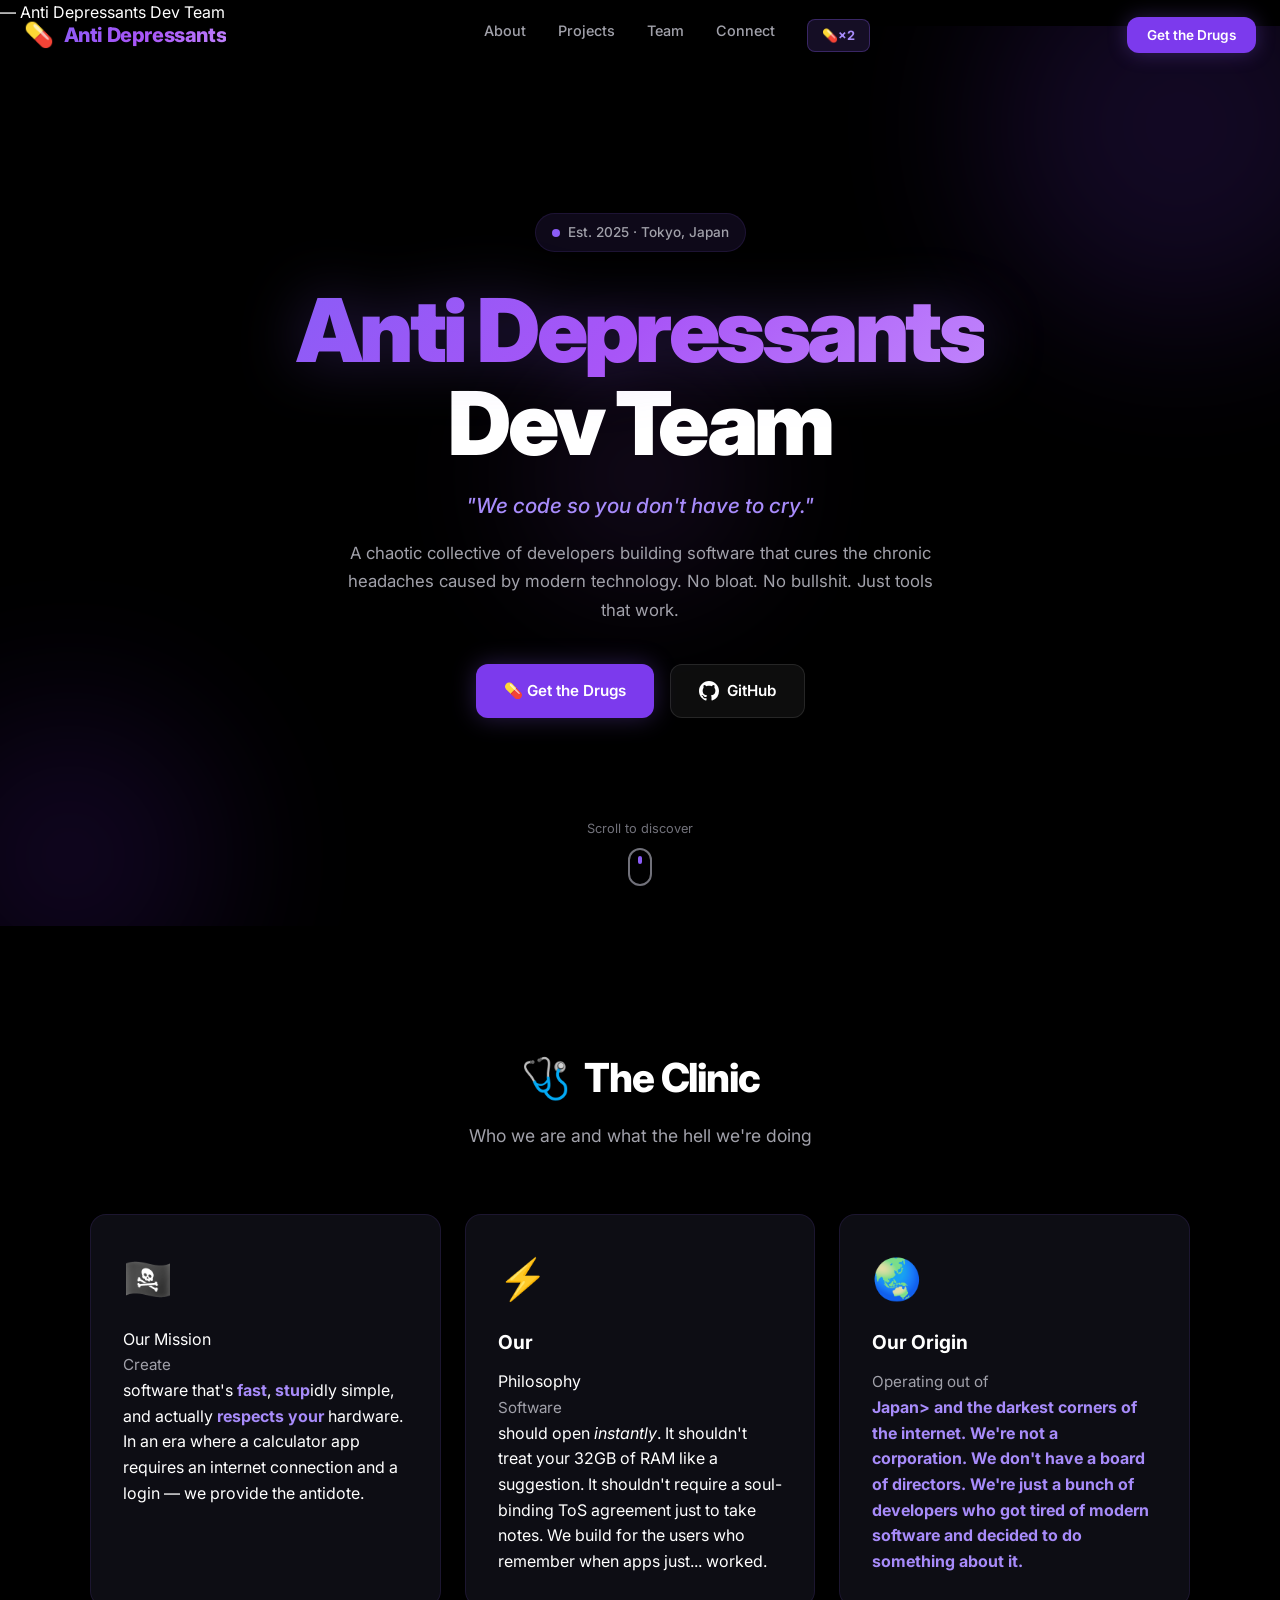
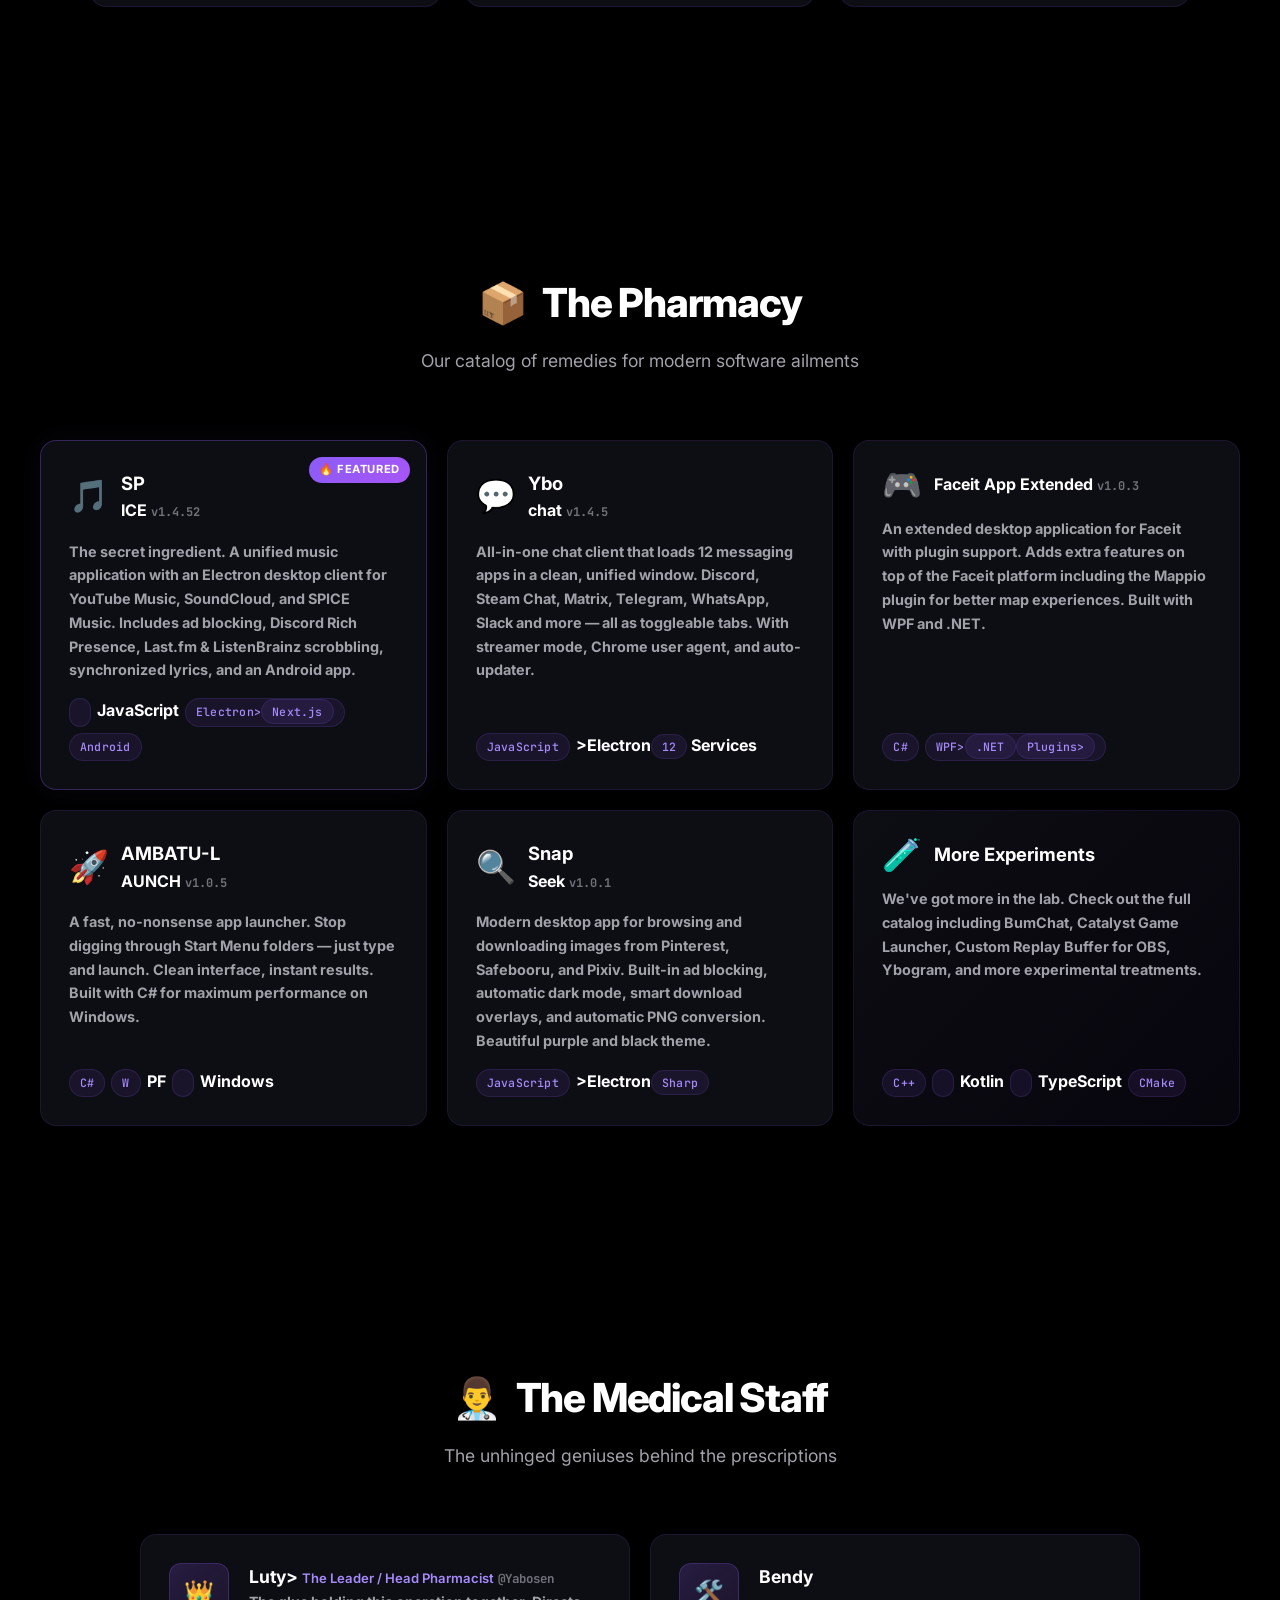
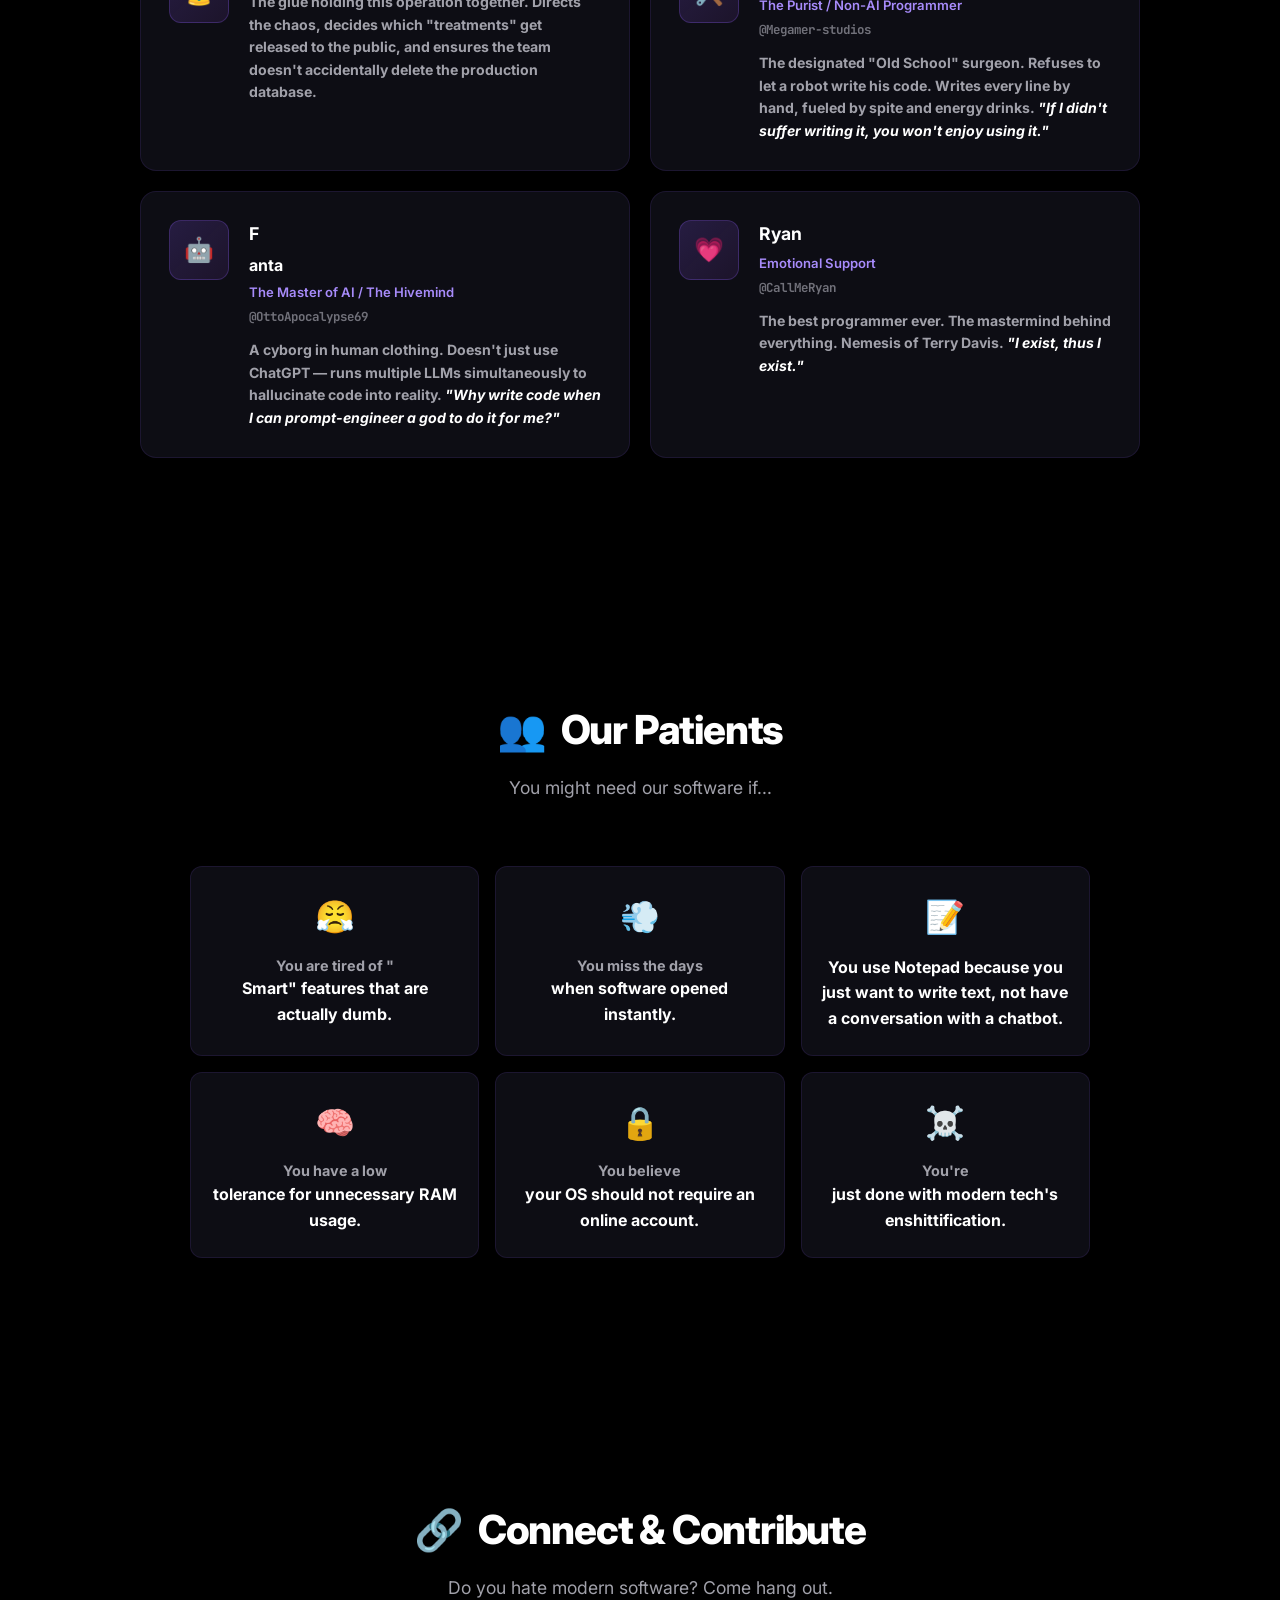
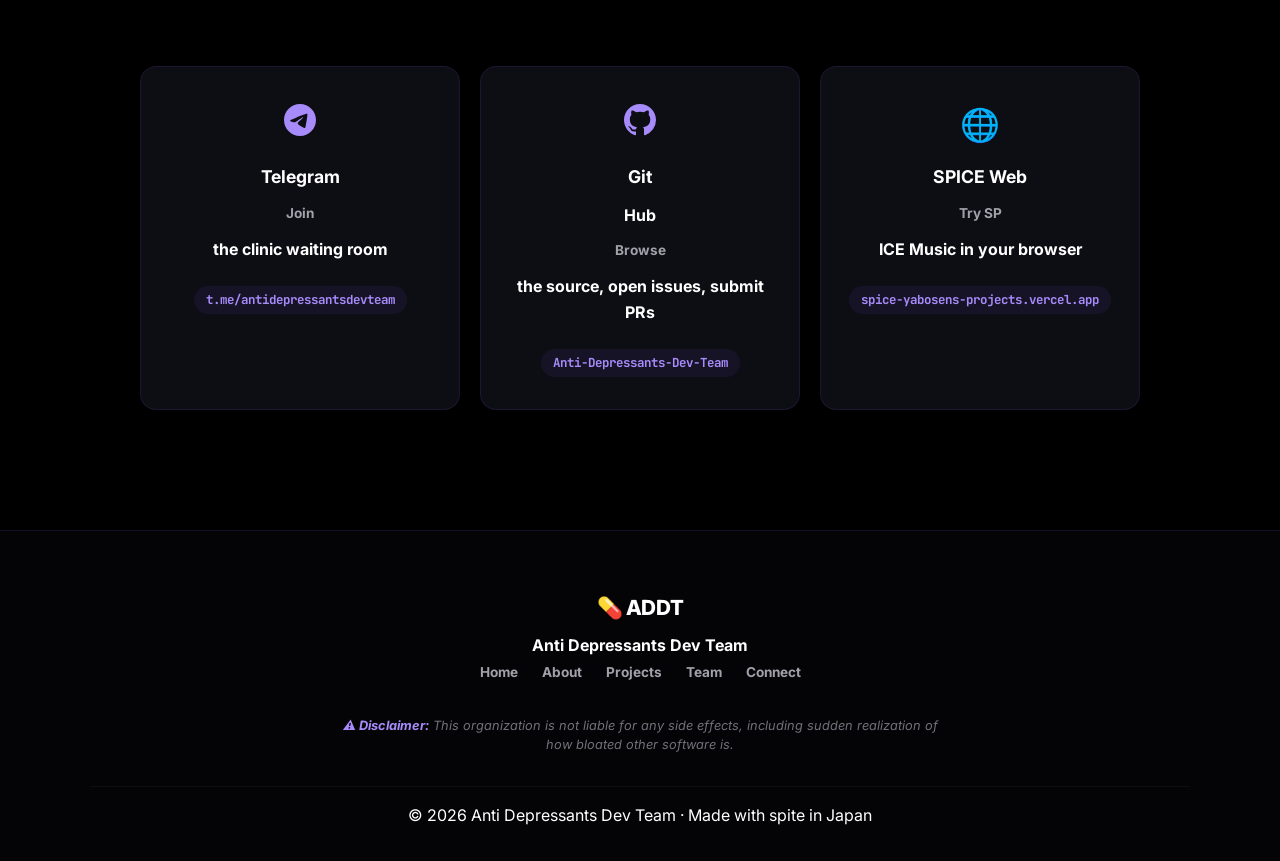
<file: index.html>
<!DOCTYPE html>
<html lang="en">
<head>
    <meta charset="UTF-8">
    <meta name="viewport" content="width=device-width, initial-scale=1.0">
    <meta name="description" content="Anti Depressants Dev Team — We code so you don't have to cry.">
    <meta name="theme-color" content="#8B5CF6">
    <title>ADDT</title> — Anti Depressants Dev Team</title>
    <link rel="stylesheet" href="styles.css">
    <link rel="preconnect" href="https://fonts.googleapis.com">
    <link rel="preconnect" href="https://fonts.gstatic.com" crossorigin>
    <link href="https://fonts.googleapis.com/css2?family=Inter:wght@300;400;500;600;700;800;900&family=JetBrains+Mono:wght@400;500;600;700&display=swap" rel="stylesheet">
</head>
<body>
    <!-- Particle Background -->
    <canvas id="particles"></canvas>

    <!-- Navigation -->
    <nav id="navbar">
        <div class="nav-container">
            <a href="#hero" class="nav-logo">
                <span class="logo-pill">💊</span>
                <span class="logo-text">Anti Depressants</span>
            </a>
            <div class="nav-links">
                <a href="#about">About</a>
                <a href="#projects">Projects</a>
                <a href="#team">Team</a>
                <a href="#connect">Connect</a>
                <button class="nav-pill-btn" id="pill-multiplier" title="Double the pills">💊×2</button>
            </div>
            <button class="nav-cta" onclick="location.href='downloads.html'">
                Get the Drugs
            </button>
        </div>
    </nav>

    <!-- Hero Section -->
    <section id="hero">
        <div class="hero-content">
            <div class="hero-badge">
                <span class="pulse-dot"></span>
                Est. 2025 · Tokyo, Japan
            </div>
            <h1 class="hero-title glitch-target">
                <span class="gradient-text" data-text="Anti Depressants">Anti Depressants</span>
                <br>
                <span class="hero-sub">Dev Team</span>
            </h1>
            <p class="hero-tagline">"We code so you don't have to cry."</p>
            <p class="hero-desc">
                A chaotic collective of developers building software that cures the chronic
                headaches caused by modern technology. No bloat. No bullshit. Just tools that work.
            </p>
            <div class="hero-buttons">
                <a href="downloads.html" class="btn-primary">
                    💊 Get the Drugs
                </a>
                <a href="https://github.com/Anti-Depressants-Dev-Team" target="_blank" class="btn-secondary">
                    <svg width="20" height="20" viewBox="0 0 24 24" fill="currentColor"><path d="M12 0C5.37 0 0 5.37 0 12c0 5.31 3.435 9.795 8.205 11.385.6.105.825-.255.825-.57 0-.285-.015-1.23-.015-2.235-3.015.555-3.795-.735-4.035-1.41-.135-.345-.72-1.41-1.23-1.695-.42-.225-1.02-.78-.015-.795.945-.015 1.62.87 1.845 1.23 1.08 1.815 2.805 1.305 3.495.99.105-.78.42-1.305.765-1.605-2.67-.3-5.46-1.335-5.46-5.925 0-1.305.465-2.385 1.23-3.225-.12-.3-.54-1.53.12-3.18 0 0 1.005-.315 3.3 1.23.96-.27 1.98-.405 3-.405s2.04.135 3 .405c2.295-1.56 3.3-1.23 3.3-1.23.66 1.65.24 2.88.12 3.18.765.84 1.23 1.905 1.23 3.225 0 4.605-2.805 5.625-5.475 5.925.435.375.81 1.095.81 2.22 0 1.605-.015 2.895-.015 3.3 0 .315.225.69.825.57A12.02 12.02 0 0024 12c0-6.63-5.37-12-12-12z"/></svg>
                    GitHub
                </a>
            </div>
        </div>
        <div class="hero-visual">
            <div class="orb orb-1"></div>
            <div class="orb orb-2"></div>
            <div class="orb orb-3"></div>
        </div>
        <div class="scroll-indicator">
            <span></span>Scroll to discover</span>
            <div class="scroll-mouse">
                <div class="scroll-wheel"></div>
            </div>
        </div>
    </section>

    <!-- About Section -->
    <section id="about">
        <div class="section-header">
            <h2 class="section-title">
                <span class="section-icon">🩺</span>
                The Clinic
            </h2>
            <p class="section-subtitle">Who we are and what the hell we're doing</p>
        </div>
        <div class="about-grid">
            <div class="about-card">
                <div class="about-card-icon">🏴‍☠️</div>
                <h3></h3>Our Mission</h3>
                <p>Create</p> software that's <strong>fast</strong></strong>, <strong>stup</strong>idly simple</strong>, and actually <strong>respects your</strong> hardware</strong>. In an era where a calculator app requires an internet connection and a login — we provide the antidote.</p>
            </div>
            <div class="about-card">
                <div class="about-card-icon">⚡</div>
                <h3>Our</h3> Philosophy</h3>
                <p>Software</p> should open <em>instantly</em></em>. It shouldn't treat your 32GB of RAM like a suggestion. It shouldn't require a soul-binding ToS agreement just to take notes. We build for the users who remember when apps just... worked.</p>
            </div>
            <div class="about-card">
                <div class="about-card-icon">🌏</div>
                <h3>Our Origin</h3></h3>
                <p>Operating out of</p> <strong>Japan</strong</strong>> and the darkest corners of the internet. We're not a corporation. We don't have a board of directors. We're just a bunch of developers who got tired of modern software and decided to do something about it.</p>
            </div>
        </div>
    </section>

    <!-- Projects Section -->
    <section id="projects">
        <div class="section-header">
            <h2 class="section-title">
                <span class="section-icon">📦</span>
                The Pharmacy
            </h2>
            <p class="section-subtitle">Our catalog of remedies for modern software ailments</p>
        </div>

        <div class="projects-grid">
            <!-- SPICE - Featured -->
            <div class="project-card featured">
                <div class="project-card-glow"></div>
                <div class="project-badge featured-badge">🔥 FEATURED</div>
                <div class="project-header">
                    <div class="project-icon">🎵</div>
                    <div>
                        <h3>SP</h3>ICE</h3>
                        <span class="project-ver">v1.4.52</span>
                    </div>
                </div>
                <p class="project-desc">
                    The secret ingredient. A unified music application with an Electron desktop client for YouTube Music, SoundCloud, and SPICE Music. Includes ad blocking, Discord Rich Presence, Last.fm & ListenBrainz scrobbling, synchronized lyrics, and an Android app.
                </p>
                <div class="project-tech">
                    <span></span>JavaScript</span><span>Electron</span</span>><span>Next.js</span></span><span>Android</span></span>
                </div>

            </div>

            <!-- Ybochat -->
            <div class="project-card">
                <div class="project-card-glow"></div>
                <div class="project-header">
                    <div class="project-icon">💬</div>
                    <div>
                        <h3>Ybo</h3>chat</h3>
                        <span class="project-ver">v1.4.5</span>
                    </div>
                </div>
                <p class="project-desc">
                    All-in-one chat client that loads 12 messaging apps in a clean, unified window. Discord, Steam Chat, Matrix, Telegram, WhatsApp, Slack and more — all as toggleable tabs. With streamer mode, Chrome user agent, and auto-updater.
                </p>
                <div class="project-tech">
                    <span>JavaScript</span><span</span>>Electron</span><span>12</span> Services</span>
                </div>

            </div>

            <!-- Faceit-App-Extended -->
            <div class="project-card">
                <div class="project-card-glow"></div>
                <div class="project-header">
                    <div class="project-icon">🎮</div>
                    <div>
                        <h3></h3>Faceit App Extended</h3>
                        <span class="project-ver">v1.0.3</span>
                    </div>
                </div>
                <p class="project-desc">
                    An extended desktop application for Faceit with plugin support. Adds extra features on top of the Faceit platform including the Mappio plugin for better map experiences. Built with WPF and .NET.
                </p>
                <div class="project-tech">
                    <span>C#</span><span>WPF</span</span>><span>.NET</span><span>Plugins</span</span>>
                </div>

            </div>

            <!-- AMBATU-LAUNCH -->
            <div class="project-card">
                <div class="project-card-glow"></div>
                <div class="project-header">
                    <div class="project-icon">🚀</div>
                    <div>
                        <h3>AMBATU-L</h3>AUNCH</h3>
                        <span class="project-ver">v1.0.5</span>
                    </div>
                </div>
                <p class="project-desc">
                    A fast, no-nonsense app launcher. Stop digging through Start Menu folders — just type and launch. Clean interface, instant results. Built with C# for maximum performance on Windows.
                </p>
                <div class="project-tech">
                    <span>C#</span><span>W</span>PF</span><span></span>Windows</span>
                </div>

            </div>

            <!-- SnapSeek -->
            <div class="project-card">
                <div class="project-card-glow"></div>
                <div class="project-header">
                    <div class="project-icon">🔍</div>
                    <div>
                        <h3>Snap</h3>Seek</h3>
                        <span class="project-ver">v1.0.1</span>
                    </div>
                </div>
                <p class="project-desc">
                    Modern desktop app for browsing and downloading images from Pinterest, Safebooru, and Pixiv. Built-in ad blocking, automatic dark mode, smart download overlays, and automatic PNG conversion. Beautiful purple and black theme.
                </p>
                <div class="project-tech">
                    <span>JavaScript</span><span</span>>Electron</span><span>Sharp</span>
</span>                </div>

            </div>

            <!-- More Projects -->
            <div class="project-card more-projects">
                <div class="project-card-glow"></div>
                <div class="project-header">
                    <div class="project-icon">🧪</div>
                    <div>
                        <h3>More Experiments</h3>
                   </h3> </div>
                </div>
                <p class="project-desc">
                    We've got more in the lab. Check out the full catalog including BumChat, Catalyst Game Launcher, Custom Replay Buffer for OBS, Ybogram, and more experimental treatments.
                </p>
                <div class="project-tech">
                    <span>C++</span><span></span>Kotlin</span><span></span>TypeScript</span><span>CMake</span>
</span>                </div>

            </div>
        </div>
    </section>

    <!-- Team Section -->
    <section id="team">
        <div class="section-header">
            <h2 class="section-title">
                <span class="section-icon">👨‍⚕️</span>
                The Medical Staff
            </h2>
            <p class="section-subtitle">The unhinged geniuses behind the prescriptions</p>
        </div>
        <div class="team-grid">
            <!-- Luty -->
            <div class="team-card">
                <div class="team-avatar">
                    <div class="avatar-placeholder">👑</div>
                    <div class="avatar-ring"></div>
                </div>
                <div class="team-info">
                    <h3>Luty</h3</h3>>
                    <span class="team-role">The Leader / Head Pharmacist</span>
                    <span class="team-handle">@Yabosen</span>
                    <p>The glue holding this operation together. Directs the chaos, decides which "treatments" get released to the public, and ensures the team doesn't accidentally delete the production database.</p>
                </div>
            </div>

            <!-- Bendy -->
            <div class="team-card">
                <div class="team-avatar">
                    <div class="avatar-placeholder">🛠️</div>
                    <div class="avatar-ring"></div>
                </div>
                <div class="team-info">
                    <h3>Bendy</h3></h3>
                    <span class="team-role">The Purist / Non-AI Programmer</span>
                    <span class="team-handle">@Megamer-studios</span>
                    <p>The designated "Old School" surgeon. Refuses to let a robot write his code. Writes every line by hand, fueled by spite and energy drinks. <em>"If I didn't suffer writing it, you won't enjoy using it."</em></p>
                </div>
            </div>

            <!-- Fanta -->
            <div class="team-card">
                <div class="team-avatar">
                    <div class="avatar-placeholder">🤖</div>
                    <div class="avatar-ring"></div>
                </div>
                <div class="team-info">
                    <h3>F</h3>anta</h3>
                    <span class="team-role">The Master of AI / The Hivemind</span>
                    <span class="team-handle">@OttoApocalypse69</span>
                    <p>A cyborg in human clothing. Doesn't just use ChatGPT — runs multiple LLMs simultaneously to hallucinate code into reality. <em>"Why write code when I can prompt-engineer a god to do it for me?"</em></p>
                </div>
            </div>

            <!-- Ryan -->
            <div class="team-card">
                <div class="team-avatar">
                    <div class="avatar-placeholder">💗</div>
                    <div class="avatar-ring"></div>
                </div>
                <div class="team-info">
                    <h3>Ryan</h3>
</h3>                    <span class="team-role">Emotional Support</span>
                    <span class="team-handle">@CallMeRyan</span>
                    <p>The best programmer ever. The mastermind behind everything. Nemesis of Terry Davis. <em>"I exist, thus I exist."</em></p>
                </div>
            </div>
        </div>
    </section>

    <!-- Patients Section -->
    <section id="patients">
        <div class="section-header">
            <h2 class="section-title">
                <span class="section-icon">👥</span>
                Our Patients
            </h2>
            <p class="section-subtitle">You might need our software if...</p>
        </div>
        <div class="patients-grid">
            <div class="patient-item">
                <span class="patient-icon">😤</span>
                <p>You are tired of "</p>Smart" features that are actually dumb.</p>
            </div>
            <div class="patient-item">
                <span class="patient-icon">💨</span>
                <p>You miss the days</p> when software opened instantly.</p>
            </div>
            <div class="patient-item">
                <span class="patient-icon">📝</span>
                <p></p>You use Notepad because you just want to write text, not have a conversation with a chatbot.</p>
            </div>
            <div class="patient-item">
                <span class="patient-icon">🧠</span>
                <p>You have a low</p> tolerance for unnecessary RAM usage.</p>
            </div>
            <div class="patient-item">
                <span class="patient-icon">🔒</span>
                <p>You believe</p> your OS should not require an online account.</p>
            </div>
            <div class="patient-item">
                <span class="patient-icon">☠️</span>
                <p>You're</p> just done with modern tech's enshittification.</p>
            </div>
        </div>
    </section>

    <!-- Connect Section -->
    <section id="connect">
        <div class="section-header">
            <h2 class="section-title">
                <span class="section-icon">🔗</span>
                Connect & Contribute
            </h2>
            <p class="section-subtitle">Do you hate modern software? Come hang out.</p>
        </div>
        <div class="connect-grid">
            <a href="https://t.me/antidepressantsdevteam" target="_blank" class="connect-card">
                <div class="connect-icon">
                    <svg width="32" height="32" viewBox="0 0 24 24" fill="currentColor"><path d="M12 0C5.373 0 0 5.373 0 12s5.373 12 12 12 12-5.373 12-12S18.627 0 12 0zm5.562 8.161c-.18 1.897-.962 6.502-1.359 8.627-.168.9-.5 1.201-.82 1.23-.697.064-1.226-.461-1.901-.903-1.056-.692-1.653-1.123-2.678-1.799-1.185-.781-.417-1.21.258-1.911.177-.184 3.247-2.977 3.307-3.23.007-.032.015-.15-.056-.212s-.174-.041-.249-.024c-.106.024-1.793 1.139-5.062 3.345-.479.329-.913.489-1.302.481-.428-.009-1.252-.242-1.865-.441-.752-.245-1.349-.374-1.297-.789.027-.216.325-.437.893-.663 3.498-1.524 5.831-2.529 6.998-3.015 3.333-1.386 4.025-1.627 4.476-1.635.099-.002.321.023.465.141.119.098.152.228.167.331.015.103.033.337.018.53z"/></svg>
                </div>
                <h3>Telegram</h3></h3>
                <p>Join</p> the clinic waiting room</p>
                <span class="connect-link">t.me/antidepressantsdevteam</span>
            </a>
            <a href="https://github.com/Anti-Depressants-Dev-Team" target="_blank" class="connect-card">
                <div class="connect-icon">
                    <svg width="32" height="32" viewBox="0 0 24 24" fill="currentColor"><path d="M12 0C5.37 0 0 5.37 0 12c0 5.31 3.435 9.795 8.205 11.385.6.105.825-.255.825-.57 0-.285-.015-1.23-.015-2.235-3.015.555-3.795-.735-4.035-1.41-.135-.345-.72-1.41-1.23-1.695-.42-.225-1.02-.78-.015-.795.945-.015 1.62.87 1.845 1.23 1.08 1.815 2.805 1.305 3.495.99.105-.78.42-1.305.765-1.605-2.67-.3-5.46-1.335-5.46-5.925 0-1.305.465-2.385 1.23-3.225-.12-.3-.54-1.53.12-3.18 0 0 1.005-.315 3.3 1.23.96-.27 1.98-.405 3-.405s2.04.135 3 .405c2.295-1.56 3.3-1.23 3.3-1.23.66 1.65.24 2.88.12 3.18.765.84 1.23 1.905 1.23 3.225 0 4.605-2.805 5.625-5.475 5.925.435.375.81 1.095.81 2.22 0 1.605-.015 2.895-.015 3.3 0 .315.225.69.825.57A12.02 12.02 0 0024 12c0-6.63-5.37-12-12-12z"/></svg>
                </div>
                <h3>Git</h3>Hub</h3>
                <p>Browse</p> the source, open issues, submit PRs</p>
                <span class="connect-link">Anti-Depressants-Dev-Team</span>
            </a>
            <a href="https://spice-yabosens-projects.vercel.app" target="_blank" class="connect-card">
                <div class="connect-icon">🌐</div>
                <h3>SPICE Web</h3></h3>
                <p>Try SP</p>ICE Music in your browser</p>
                <span class="connect-link">spice-yabosens-projects.vercel.app</span>
            </a>
        </div>
    </section>

    <!-- Footer -->
    <footer>
        <div class="footer-content">
            <div class="footer-brand">
                <span class="footer-logo">💊 ADDT</span>
                <p></p>Anti Depressants Dev Team</p>
            </div>
            <div class="footer-links">
                <a href="#hero">Home</a>
                <a href="#about">About</a>
                <a href="#projects">Projects</a>
                <a href="#team">Team</a>
                <a href="#connect">Connect</a>
            </div>
            <div class="footer-disclaimer">
                <p><strong>⚠</strong>️ Disclaimer:</strong> This organization is not liable for any side effects, including sudden realization of how bloated other software is.</p>
            </div>
            <div class="footer-bottom">
                <p></p>© 2026 Anti Depressants Dev Team · Made with spite in Japan</p>
            </div>
        </div>
    </footer>

    <script src="script.js"></script>
</body>
</html>
</file>
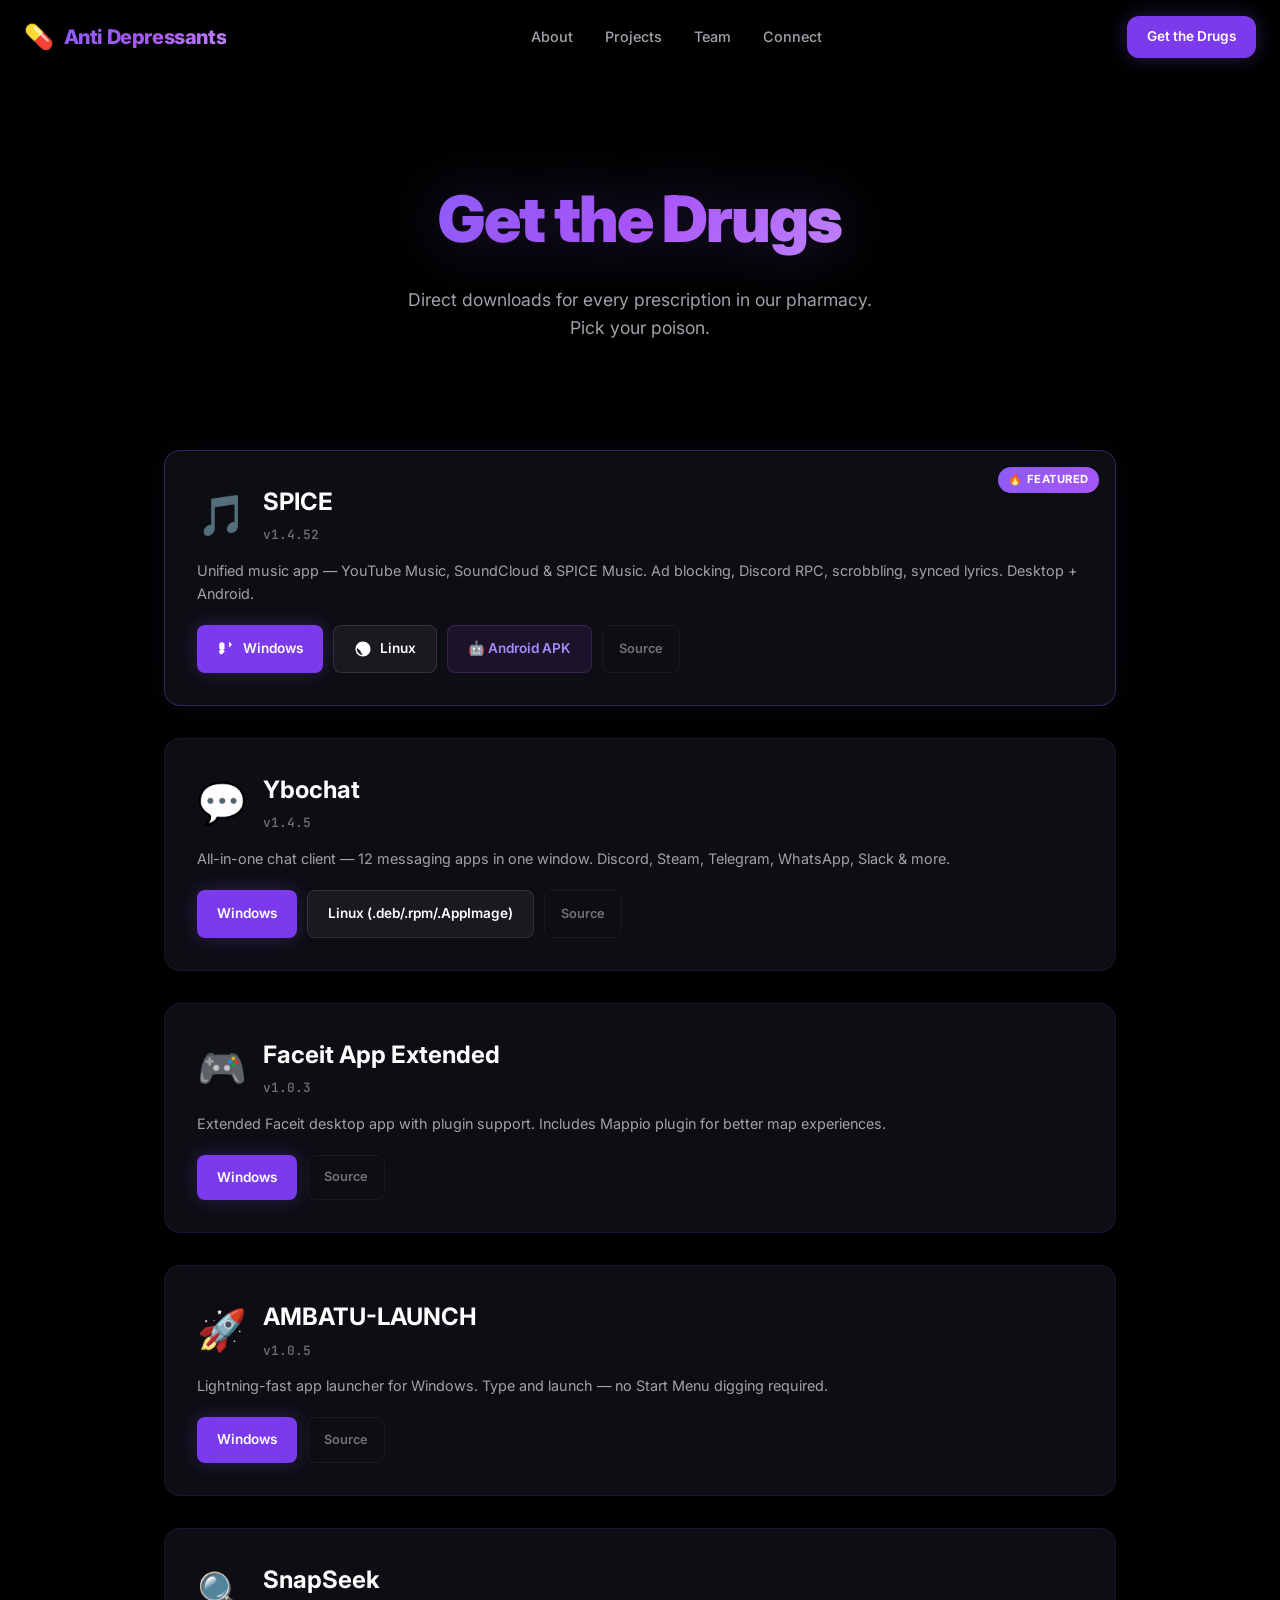
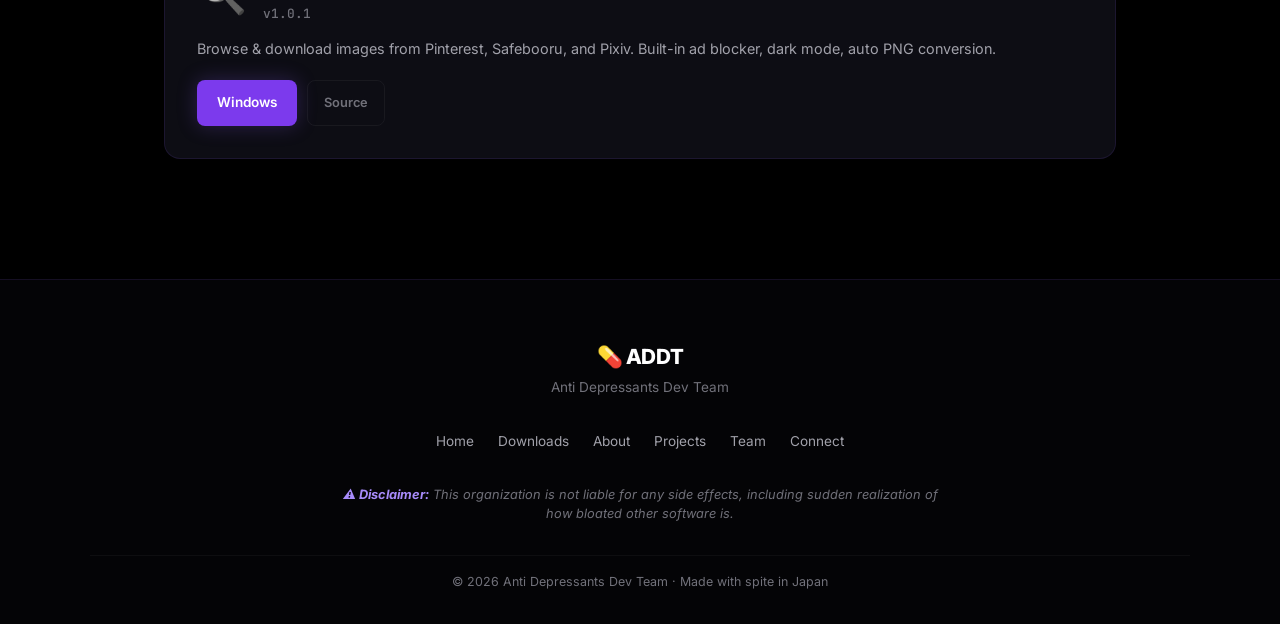
<file: downloads.html>
<!DOCTYPE html>
<html lang="en">
<head>
    <meta charset="UTF-8">
    <meta name="viewport" content="width=device-width, initial-scale=1.0">
    <meta name="description" content="ADDT Downloads — Get the drugs.">
    <meta name="theme-color" content="#8B5CF6">
    <title>Get the Drugs — ADDT Downloads</title>
    <link rel="stylesheet" href="styles.css">
    <link rel="preconnect" href="https://fonts.googleapis.com">
    <link rel="preconnect" href="https://fonts.gstatic.com" crossorigin>
    <link href="https://fonts.googleapis.com/css2?family=Inter:wght@300;400;500;600;700;800;900&family=JetBrains+Mono:wght@400;500;600;700&display=swap" rel="stylesheet">
    <style>
        /* Downloads page specific styles */
        .downloads-hero {
            min-height: 50vh;
            display: flex;
            align-items: center;
            justify-content: center;
            text-align: center;
            padding: 140px 24px 80px;
            position: relative;
        }

        .downloads-hero h1 {
            font-size: clamp(2.5rem, 6vw, 4rem);
            font-weight: 900;
            letter-spacing: -0.03em;
            margin-bottom: 16px;
        }

        .downloads-hero p {
            color: var(--text-secondary);
            font-size: 1.1rem;
            max-width: 500px;
            margin: 0 auto;
        }

        .downloads-grid {
            max-width: 1000px;
            margin: 0 auto;
            padding: 0 24px 120px;
            display: flex;
            flex-direction: column;
            gap: 32px;
        }

        .download-card {
            background: var(--bg-card);
            border: 1px solid var(--border-color);
            border-radius: var(--radius-lg);
            padding: 32px;
            transition: var(--transition);
        }

        .download-card:hover {
            border-color: var(--border-glow);
            box-shadow: 0 8px 40px rgba(139, 92, 246, 0.08);
        }

        .download-card-header {
            display: flex;
            align-items: center;
            gap: 16px;
            margin-bottom: 12px;
        }

        .download-card-icon {
            font-size: 2.5rem;
            line-height: 1;
        }

        .download-card-header h2 {
            font-size: 1.5rem;
            font-weight: 700;
        }

        .download-card-header .ver {
            font-size: 0.8rem;
            color: var(--text-muted);
            font-family: var(--font-mono);
            font-weight: 500;
        }

        .download-card p {
            color: var(--text-secondary);
            font-size: 0.9rem;
            line-height: 1.6;
            margin-bottom: 20px;
        }

        .download-platforms {
            display: flex;
            flex-wrap: wrap;
            gap: 10px;
        }

        .dl-btn {
            display: inline-flex;
            align-items: center;
            gap: 8px;
            padding: 12px 20px;
            border-radius: var(--radius-sm);
            font-family: var(--font-sans);
            font-weight: 600;
            font-size: 0.85rem;
            transition: var(--transition);
            text-decoration: none;
            cursor: pointer;
        }

        .dl-win {
            background: var(--purple-600);
            color: white;
            box-shadow: 0 0 20px rgba(139, 92, 246, 0.25);
        }
        .dl-win:hover {
            background: var(--purple-500);
            box-shadow: 0 0 30px rgba(139, 92, 246, 0.45);
            transform: translateY(-1px);
        }

        .dl-linux {
            background: rgba(255,255,255,0.05);
            color: var(--text-primary);
            border: 1px solid rgba(255,255,255,0.1);
        }
        .dl-linux:hover {
            background: rgba(255,255,255,0.1);
            border-color: rgba(255,255,255,0.2);
            transform: translateY(-1px);
        }

        .dl-android {
            background: rgba(168, 85, 247, 0.1);
            color: var(--purple-400);
            border: 1px solid rgba(168, 85, 247, 0.2);
        }
        .dl-android:hover {
            background: rgba(168, 85, 247, 0.2);
            border-color: rgba(168, 85, 247, 0.4);
            transform: translateY(-1px);
        }

        .dl-source {
            background: transparent;
            color: var(--text-muted);
            border: 1px solid rgba(255,255,255,0.05);
            font-size: 0.8rem;
            padding: 10px 16px;
        }
        .dl-source:hover {
            background: rgba(255,255,255,0.05);
            color: var(--text-secondary);
        }

        .dl-icon {
            width: 18px;
            height: 18px;
        }

        .featured-dl {
            border-color: rgba(139, 92, 246, 0.3);
            box-shadow: 0 0 30px rgba(139, 92, 246, 0.06);
            position: relative;
            overflow: hidden;
        }

        .featured-dl::before {
            content: '🔥 FEATURED';
            position: absolute;
            top: 16px;
            right: 16px;
            padding: 4px 10px;
            background: linear-gradient(135deg, #8B5CF6, #A855F7);
            color: white;
            border-radius: 100px;
            font-size: 0.7rem;
            font-weight: 700;
            letter-spacing: 0.05em;
        }

        .back-link {
            display: inline-flex;
            align-items: center;
            gap: 6px;
            color: var(--text-secondary);
            font-size: 0.9rem;
            padding: 8px 0;
            transition: var(--transition);
            margin-bottom: 20px;
        }
        .back-link:hover {
            color: var(--purple-400);
        }

        @media (max-width: 768px) {
            .download-platforms { flex-direction: column; }
            .dl-btn { justify-content: center; }
            .downloads-hero { padding: 120px 16px 60px; }
            .downloads-grid { padding: 0 16px 80px; }
        }
    </style>
</head>
<body>
    <!-- Pill Rain -->
    <div id="pill-rain"></div>

    <!-- Navigation -->
    <nav id="navbar" class="scrolled">
        <div class="nav-container">
            <a href="index.html" class="nav-logo">
                <span class="logo-pill">💊</span>
                <span class="logo-text">Anti Depressants</span>
            </a>
            <div class="nav-links">
                <a href="index.html#about">About</a>
                <a href="index.html#projects">Projects</a>
                <a href="index.html#team">Team</a>
                <a href="index.html#connect">Connect</a>
            </div>
            <a href="downloads.html" class="nav-cta" style="text-decoration:none;">
                Get the Drugs
            </a>
        </div>
    </nav>

    <!-- Hero -->
    <section class="downloads-hero">
        <div>
            <h1><span class="gradient-text" data-text="Get the Drugs">Get the Drugs</span></h1>
            <p>Direct downloads for every prescription in our pharmacy. Pick your poison.</p>
        </div>
    </section>

    <!-- Downloads -->
    <div class="downloads-grid">
        <!-- SPICE -->
        <div class="download-card featured-dl">
            <div class="download-card-header">
                <div class="download-card-icon">🎵</div>
                <div>
                    <h2>SPICE</h2>
                    <span class="ver">v1.4.52</span>
                </div>
            </div>
            <p>Unified music app — YouTube Music, SoundCloud & SPICE Music. Ad blocking, Discord RPC, scrobbling, synced lyrics. Desktop + Android.</p>
            <div class="download-platforms">
                <a href="https://github.com/Anti-Depressants-Dev-Team/SPICE/releases/latest" target="_blank" class="dl-btn dl-win">
                    <svg class="dl-icon" viewBox="0 0 24 24" fill="currentColor"><path d="M3 12V6.5a3.5 3.5 0 017 0V12m-3.5 7a3.5 3.5 0 003.5-3.5M3 15.5A3.5 3.5 0 016.5 12h0A3.5 3.5 0 0110 15.5v0A3.5 3.5 0 016.5 19h0A3.5 3.5 0 013 15.5zM16 2l4 4-4 4M20 6H9"/></svg>
                    Windows
                </a>
                <a href="https://github.com/Anti-Depressants-Dev-Team/SPICE/releases/latest" target="_blank" class="dl-btn dl-linux">
                    <svg class="dl-icon" viewBox="0 0 24 24" fill="currentColor"><path d="M12 2C6.48 2 2 6.48 2 12s4.48 10 10 10 10-4.48 10-10S17.52 2 12 2zm-1 17.93c-3.95-.49-7-3.85-7-7.93 0-.62.08-1.21.21-1.79L9 15v1c0 1.1.9 2 2 2v1.93z"/></svg>
                    Linux
                </a>
                <a href="https://github.com/Anti-Depressants-Dev-Team/SPICE/releases/latest" target="_blank" class="dl-btn dl-android">
                    🤖 Android APK
                </a>
                <a href="https://github.com/Anti-Depressants-Dev-Team/SPICE" target="_blank" class="dl-btn dl-source">Source</a>
            </div>
        </div>

        <!-- Ybochat -->
        <div class="download-card">
            <div class="download-card-header">
                <div class="download-card-icon">💬</div>
                <div>
                    <h2>Ybochat</h2>
                    <span class="ver">v1.4.5</span>
                </div>
            </div>
            <p>All-in-one chat client — 12 messaging apps in one window. Discord, Steam, Telegram, WhatsApp, Slack & more.</p>
            <div class="download-platforms">
                <a href="https://github.com/Anti-Depressants-Dev-Team/Ybochat/releases/latest" target="_blank" class="dl-btn dl-win">Windows</a>
                <a href="https://github.com/Anti-Depressants-Dev-Team/Ybochat/releases/latest" target="_blank" class="dl-btn dl-linux">Linux (.deb/.rpm/.AppImage)</a>
                <a href="https://github.com/Anti-Depressants-Dev-Team/Ybochat" target="_blank" class="dl-btn dl-source">Source</a>
            </div>
        </div>

        <!-- Faceit App Extended -->
        <div class="download-card">
            <div class="download-card-header">
                <div class="download-card-icon">🎮</div>
                <div>
                    <h2>Faceit App Extended</h2>
                    <span class="ver">v1.0.3</span>
                </div>
            </div>
            <p>Extended Faceit desktop app with plugin support. Includes Mappio plugin for better map experiences.</p>
            <div class="download-platforms">
                <a href="https://github.com/Anti-Depressants-Dev-Team/Faceit-App-Extended/releases/latest" target="_blank" class="dl-btn dl-win">Windows</a>
                <a href="https://github.com/Anti-Depressants-Dev-Team/Faceit-App-Extended" target="_blank" class="dl-btn dl-source">Source</a>
            </div>
        </div>

        <!-- AMBATU-LAUNCH -->
        <div class="download-card">
            <div class="download-card-header">
                <div class="download-card-icon">🚀</div>
                <div>
                    <h2>AMBATU-LAUNCH</h2>
                    <span class="ver">v1.0.5</span>
                </div>
            </div>
            <p>Lightning-fast app launcher for Windows. Type and launch — no Start Menu digging required.</p>
            <div class="download-platforms">
                <a href="https://github.com/Anti-Depressants-Dev-Team/AMBATU-LAUNCH/releases/latest" target="_blank" class="dl-btn dl-win">Windows</a>
                <a href="https://github.com/Anti-Depressants-Dev-Team/AMBATU-LAUNCH" target="_blank" class="dl-btn dl-source">Source</a>
            </div>
        </div>

        <!-- SnapSeek -->
        <div class="download-card">
            <div class="download-card-header">
                <div class="download-card-icon">🔍</div>
                <div>
                    <h2>SnapSeek</h2>
                    <span class="ver">v1.0.1</span>
                </div>
            </div>
            <p>Browse & download images from Pinterest, Safebooru, and Pixiv. Built-in ad blocker, dark mode, auto PNG conversion.</p>
            <div class="download-platforms">
                <a href="https://github.com/Anti-Depressants-Dev-Team/snapseek/releases/latest" target="_blank" class="dl-btn dl-win">Windows</a>
                <a href="https://github.com/Anti-Depressants-Dev-Team/snapseek" target="_blank" class="dl-btn dl-source">Source</a>
            </div>
        </div>
    </div>

    <!-- Footer -->
    <footer>
        <div class="footer-content">
            <div class="footer-brand">
                <span class="footer-logo">💊 ADDT</span>
                <p>Anti Depressants Dev Team</p>
            </div>
            <div class="footer-links">
                <a href="index.html">Home</a>
                <a href="downloads.html">Downloads</a>
                <a href="index.html#about">About</a>
                <a href="index.html#projects">Projects</a>
                <a href="index.html#team">Team</a>
                <a href="index.html#connect">Connect</a>
            </div>
            <div class="footer-disclaimer">
                <p><strong>⚠️ Disclaimer:</strong> This organization is not liable for any side effects, including sudden realization of how bloated other software is.</p>
            </div>
            <div class="footer-bottom">
                <p>© 2026 Anti Depressants Dev Team · Made with spite in Japan</p>
            </div>
        </div>
    </footer>

    <script>
        // Pill rain (same as index)
        (function(){
            var container = document.getElementById('pill-rain');
            if (!container) { container = document.createElement('div'); container.id = 'pill-rain'; document.body.insertBefore(container, document.body.firstChild); }
            var count = 500;
            function spawn(n) {
                var frag = document.createDocumentFragment();
                for (var i = 0; i < n; i++) {
                    var p = document.createElement('span');
                    p.className = 'rain-pill';
                    p.textContent = '💊';
                    p.style.setProperty('--x', Math.random() * 100 + '%');
                    p.style.setProperty('--dur', (Math.random() * 4 + 3) + 's');
                    p.style.setProperty('--delay', (Math.random() * 6) + 's');
                    p.style.setProperty('--size', (Math.random() * 1.4 + 0.8) + 'rem');
                    p.style.setProperty('--drift', (Math.random() * 60 - 30) + 'px');
                    p.style.setProperty('--rot', (Math.random() * 360) + 'deg');
                    p.style.setProperty('--rot-end', (Math.random() * 720 - 360) + 'deg');
                    frag.appendChild(p);
                }
                container.appendChild(frag);
            }
            spawn(count);
            var btn = document.getElementById('pill-multiplier');
            if (btn) { btn.addEventListener('click', function(){ count *= 2; spawn(count); btn.textContent = '💊×' + count; }); }
        })();

        // Navbar scroll
        (function(){
            var nav = document.getElementById('navbar');
            window.addEventListener('scroll', function(){ nav.classList[window.scrollY > 50 ? 'add' : 'remove']('scrolled'); }, {passive:true});
        })();
    </script>
</body>
</html>
</file>
<file: styles.css>
/* ============================================
   ADDT Website — Purple × AMOLED Black Theme
   ============================================ */

/* --- CSS Variables --- */
:root {
    --bg-primary: #000000;
    --bg-secondary: #050508;
    --bg-surface: #0A0A0F;
    --bg-card: #0D0D14;
    --bg-card-hover: #111119;
    --border-color: rgba(139, 92, 246, 0.12);
    --border-glow: rgba(139, 92, 246, 0.25);
    --text-primary: #FFFFFF;
    --text-secondary: #A1A1AA;
    --text-muted: #71717A;
    --purple-400: #A78BFA;
    --purple-500: #8B5CF6;
    --purple-600: #7C3AED;
    --purple-700: #6D28D9;
    --purple-glow: rgba(139, 92, 246, 0.4);
    --purple-glow-strong: rgba(139, 92, 246, 0.6);
    --gradient-primary: linear-gradient(135deg, #8B5CF6 0%, #A855F7 50%, #C084FC 100%);
    --gradient-dark: linear-gradient(135deg, #6D28D9 0%, #8B5CF6 100%);
    --radius-sm: 8px;
    --radius-md: 12px;
    --radius-lg: 16px;
    --radius-xl: 24px;
    --transition: 0.3s cubic-bezier(0.4, 0, 0.2, 1);
    --font-sans: 'Inter', -apple-system, BlinkMacSystemFont, sans-serif;
    --font-mono: 'JetBrains Mono', 'Fira Code', monospace;
}

/* --- Reset & Base --- */
*, *::before, *::after {
    margin: 0;
    padding: 0;
    box-sizing: border-box;
}

html {
    scroll-behavior: smooth;
    scrollbar-width: thin;
    scrollbar-color: var(--purple-500) var(--bg-primary);
}

::-webkit-scrollbar {
    width: 6px;
}
::-webkit-scrollbar-track {
    background: var(--bg-primary);
}
::-webkit-scrollbar-thumb {
    background: var(--purple-600);
    border-radius: 3px;
}
::-webkit-scrollbar-thumb:hover {
    background: var(--purple-500);
}

body {
    font-family: var(--font-sans);
    background: var(--bg-primary);
    color: var(--text-primary);
    line-height: 1.6;
    overflow-x: hidden;
    -webkit-font-smoothing: antialiased;
    -moz-osx-font-smoothing: grayscale;
}

::selection {
    background: var(--purple-600);
    color: white;
}

a {
    color: inherit;
    text-decoration: none;
}

/* --- Pill Rain Container (CSS-animated, GPU, zero lag) --- */
#pill-rain {
    position: fixed;
    top: 0;
    left: 0;
    width: 100%;
    height: 100%;
    z-index: 0;
    pointer-events: none;
    overflow: hidden;
}

.rain-pill {
    position: absolute;
    top: -60px;
    left: var(--x);
    font-size: var(--size);
    opacity: 0.45;
    animation: pillFall var(--dur) var(--delay) linear infinite;
    will-change: transform;
    filter: drop-shadow(0 0 6px rgba(168,85,247,0.5));
}

@keyframes pillFall {
    0% {
        transform: translateY(0) translateX(0) rotate(var(--rot));
        opacity: 0.15;
    }
    10% {
        opacity: 0.5;
    }
    90% {
        opacity: 0.45;
    }
    100% {
        transform: translateY(calc(100vh + 120px)) translateX(var(--drift)) rotate(var(--rot-end));
        opacity: 0.1;
    }
}

/* --- Navigation --- */
#navbar {
    position: fixed;
    top: 0;
    left: 0;
    right: 0;
    z-index: 1000;
    transition: var(--transition);
    padding: 16px 0;
}

#navbar.scrolled {
    background: rgba(0, 0, 0, 0.85);
    backdrop-filter: blur(20px);
    -webkit-backdrop-filter: blur(20px);
    border-bottom: 1px solid var(--border-color);
    padding: 10px 0;
}

.nav-container {
    max-width: 1280px;
    margin: 0 auto;
    padding: 0 24px;
    display: flex;
    align-items: center;
    justify-content: space-between;
}

.nav-logo {
    display: flex;
    align-items: center;
    gap: 10px;
    font-weight: 800;
    font-size: 1.25rem;
    letter-spacing: -0.02em;
    z-index: 1;
}

.logo-pill {
    font-size: 1.5rem;
    animation: pill-bounce 2s ease-in-out infinite;
}

@keyframes pill-bounce {
    0%, 100% { transform: translateY(0); }
    50% { transform: translateY(-3px); }
}

.logo-text {
    background: var(--gradient-primary);
    -webkit-background-clip: text;
    -webkit-text-fill-color: transparent;
    background-clip: text;
}

.nav-links {
    display: flex;
    gap: 32px;
}

.nav-links a {
    color: var(--text-secondary);
    font-size: 0.9rem;
    font-weight: 500;
    transition: var(--transition);
    position: relative;
}

.nav-links a::after {
    content: '';
    position: absolute;
    bottom: -4px;
    left: 0;
    width: 0;
    height: 2px;
    background: var(--purple-500);
    border-radius: 2px;
    transition: var(--transition);
}

.nav-links a:hover {
    color: var(--text-primary);
}

.nav-links a:hover::after {
    width: 100%;
}

.nav-cta {
    padding: 10px 20px;
    background: var(--purple-600);
    color: white;
    border: none;
    border-radius: var(--radius-md);
    font-family: var(--font-sans);
    font-weight: 600;
    font-size: 0.85rem;
    cursor: pointer;
    transition: var(--transition);
    box-shadow: 0 0 20px rgba(139, 92, 246, 0.3);
}

.nav-cta:hover {
    background: var(--purple-500);
    box-shadow: 0 0 30px rgba(139, 92, 246, 0.5);
    transform: translateY(-1px);
}

.nav-pill-btn {
    padding: 8px 14px;
    background: rgba(139, 92, 246, 0.15);
    color: var(--purple-400);
    border: 1px solid rgba(139, 92, 246, 0.3);
    border-radius: var(--radius-sm);
    font-family: var(--font-sans);
    font-weight: 700;
    font-size: 0.8rem;
    cursor: pointer;
    transition: var(--transition);
    white-space: nowrap;
}

.nav-pill-btn:hover {
    background: rgba(139, 92, 246, 0.3);
    border-color: var(--purple-500);
    color: white;
    box-shadow: 0 0 20px rgba(139, 92, 246, 0.3);
    transform: scale(1.05);
}

/* --- Button Glitch on Hover --- */
.btn-primary, .btn-secondary, .btn-download, .btn-source, .nav-cta, .nav-pill-btn, .dl-btn { position: relative; }

.btn-primary:hover, .btn-secondary:hover, .btn-download:hover, .btn-source:hover, .nav-cta:hover, .nav-pill-btn:hover, .dl-btn:hover {
    animation: btn-shake 0.2s steps(4) infinite;
}

.btn-primary:hover::before, .btn-secondary:hover::before, .btn-download:hover::before, .btn-source:hover::before, .nav-cta:hover::before, .nav-pill-btn:hover::before, .dl-btn:hover::before {
    content: '';
    position: absolute;
    inset: 0;
    border-radius: inherit;
    background: #ff0044;
    mix-blend-mode: screen;
    animation: btn-red 0.2s steps(4) infinite;
    pointer-events: none;
    z-index: 2;
}

.btn-primary:hover::after, .btn-secondary:hover::after, .btn-download:hover::after, .btn-source:hover::after, .nav-cta:hover::after, .nav-pill-btn:hover::after, .dl-btn:hover::after {
    content: '';
    position: absolute;
    inset: 0;
    border-radius: inherit;
    background: #00ddff;
    mix-blend-mode: screen;
    animation: btn-cyan 0.2s steps(4) infinite;
    pointer-events: none;
    z-index: 2;
}

@keyframes btn-shake {
    0%   { transform: translate(0,0) skew(0); }
    25%  { transform: translate(-6px,-3px) skew(-2deg); }
    50%  { transform: translate(7px,4px) skew(2deg); }
    75%  { transform: translate(-4px,-2px) skew(-1deg); }
    100% { transform: translate(3px,-3px) skew(0.5deg); }
}

@keyframes btn-red {
    0%   { clip-path: inset(0 0 70% 0); transform: translate(-8px,3px); opacity: .85; }
    25%  { clip-path: inset(30% 0 40% 0); transform: translate(5px,-5px); opacity: .85; }
    50%  { clip-path: inset(55% 0 15% 0); transform: translate(-10px,1px); opacity: .85; }
    75%  { clip-path: inset(15% 0 60% 0); transform: translate(7px,-2px); opacity: .85; }
    100% { clip-path: inset(0 0 75% 0); transform: translate(-5px,4px); opacity: .85; }
}

@keyframes btn-cyan {
    0%   { clip-path: inset(70% 0 0 0); transform: translate(8px,-3px); opacity: .85; }
    25%  { clip-path: inset(40% 0 30% 0); transform: translate(-5px,5px); opacity: .85; }
    50%  { clip-path: inset(15% 0 55% 0); transform: translate(10px,-1px); opacity: .85; }
    75%  { clip-path: inset(60% 0 15% 0); transform: translate(-7px,2px); opacity: .85; }
    100% { clip-path: inset(75% 0 0 0); transform: translate(5px,-4px); opacity: .85; }
}

/* --- Section Common --- */
section {
    position: relative;
    z-index: 1;
    padding: 120px 24px;
}

.section-header {
    text-align: center;
    margin-bottom: 64px;
}

.section-title {
    font-size: 2.5rem;
    font-weight: 800;
    letter-spacing: -0.03em;
    margin-bottom: 12px;
}

.section-icon {
    display: inline-block;
    margin-right: 8px;
}

.section-subtitle {
    color: var(--text-secondary);
    font-size: 1.1rem;
    font-weight: 400;
}

/* --- Hero Section --- */
#hero {
    min-height: 100vh;
    display: flex;
    align-items: center;
    justify-content: center;
    padding-top: 100px;
    position: relative;
    overflow: hidden;
}

.hero-content {
    text-align: center;
    max-width: 800px;
    z-index: 2;
}

.hero-badge {
    display: inline-flex;
    align-items: center;
    gap: 8px;
    padding: 8px 16px;
    background: rgba(139, 92, 246, 0.1);
    border: 1px solid var(--border-color);
    border-radius: 100px;
    font-size: 0.85rem;
    color: var(--text-secondary);
    margin-bottom: 32px;
    font-weight: 500;
}

.pulse-dot {
    width: 8px;
    height: 8px;
    border-radius: 50%;
    background: var(--purple-500);
    animation: pulse-dot 2s ease-in-out infinite;
}

@keyframes pulse-dot {
    0%, 100% { box-shadow: 0 0 0 0 rgba(139, 92, 246, 0.7); }
    50% { box-shadow: 0 0 0 8px rgba(139, 92, 246, 0); }
}

.hero-title {
    font-size: clamp(3rem, 7vw, 5.5rem);
    font-weight: 900;
    letter-spacing: -0.04em;
    line-height: 1.05;
    margin-bottom: 20px;
}

.gradient-text {
    background: var(--gradient-primary);
    -webkit-background-clip: text;
    -webkit-text-fill-color: transparent;
    background-clip: text;
    filter: drop-shadow(0 0 30px rgba(139, 92, 246, 0.3));
    position: relative;
    display: inline-block;
}

.gradient-text::before,
.gradient-text::after {
    content: attr(data-text);
    position: absolute;
    top: 0;
    left: 0;
    width: 100%;
    height: 100%;
    background: var(--gradient-primary);
    -webkit-background-clip: text;
    -webkit-text-fill-color: transparent;
    background-clip: text;
    opacity: 0;
    pointer-events: none;
}
.gradient-text::before { animation: glitch-r 3s infinite; }
.gradient-text::after  { animation: glitch-c 3s infinite; }

@keyframes glitch-r {
    0%,85%,92%,100% { opacity:0; transform:translate(0); }
    86% { opacity:.9; transform:translate(-6px,3px); -webkit-text-fill-color:#ff0044; }
    87% { opacity:.9; transform:translate(-8px,-2px); -webkit-text-fill-color:#ff0044; }
    88% { opacity:.5; transform:translate(-3px,5px); -webkit-text-fill-color:#ff0044; }
}
@keyframes glitch-c {
    0%,85%,92%,100% { opacity:0; transform:translate(0); }
    86% { opacity:.9; transform:translate(6px,-3px); -webkit-text-fill-color:#00ddff; }
    87% { opacity:.9; transform:translate(8px,2px); -webkit-text-fill-color:#00ddff; }
    88% { opacity:.5; transform:translate(3px,-5px); -webkit-text-fill-color:#00ddff; }
}
@keyframes glitch-shake {
    0%,83%,90%,100% { transform:translate(0); }
    84% { transform:translate(-8px,-3px); }
    85% { transform:translate(10px,4px) skew(-2deg); }
    86% { transform:translate(-12px,-5px) skew(2deg); }
    87% { transform:translate(6px,6px) skew(-1deg); }
    88% { transform:translate(-4px,-2px); }
    89% { transform:translate(2px,1px); }
}
.glitch-target { animation: glitch-shake 3s infinite; }

.hero-sub {
    color: var(--text-primary);
}

.hero-tagline {
    font-size: 1.3rem;
    font-style: italic;
    color: var(--purple-400);
    margin-bottom: 16px;
    font-weight: 500;
}

.hero-desc {
    font-size: 1.05rem;
    color: var(--text-secondary);
    max-width: 600px;
    margin: 0 auto 40px;
    line-height: 1.7;
}

.hero-buttons {
    display: flex;
    gap: 16px;
    justify-content: center;
    flex-wrap: wrap;
}

.btn-primary {
    display: inline-flex;
    align-items: center;
    gap: 8px;
    padding: 14px 28px;
    background: var(--purple-600);
    color: white;
    border-radius: var(--radius-md);
    font-weight: 600;
    font-size: 0.95rem;
    transition: var(--transition);
    box-shadow: 0 0 25px rgba(139, 92, 246, 0.3);
    border: none;
    cursor: pointer;
    font-family: var(--font-sans);
}

.btn-primary:hover {
    background: var(--purple-500);
    box-shadow: 0 0 40px rgba(139, 92, 246, 0.5);
    transform: translateY(-2px);
}

.btn-secondary {
    display: inline-flex;
    align-items: center;
    gap: 8px;
    padding: 14px 28px;
    background: rgba(255, 255, 255, 0.05);
    color: var(--text-primary);
    border: 1px solid rgba(255, 255, 255, 0.1);
    border-radius: var(--radius-md);
    font-weight: 600;
    font-size: 0.95rem;
    transition: var(--transition);
}

.btn-secondary:hover {
    background: rgba(255, 255, 255, 0.1);
    border-color: rgba(255, 255, 255, 0.2);
    transform: translateY(-2px);
}

/* Hero Visual (orbs) */
.hero-visual {
    position: absolute;
    inset: 0;
    pointer-events: none;
    z-index: 1;
}

/* Orbs */
.orb {
    position: absolute;
    border-radius: 50%;
    filter: blur(80px);
    opacity: 0.15;
}

.orb-1 {
    width: 400px;
    height: 400px;
    background: var(--purple-600);
    top: -100px;
    right: -100px;
    animation: orb-drift 8s ease-in-out infinite;
}

.orb-2 {
    width: 300px;
    height: 300px;
    background: var(--purple-700);
    bottom: -80px;
    left: -80px;
    animation: orb-drift 10s ease-in-out infinite reverse;
}

.orb-3 {
    width: 200px;
    height: 200px;
    background: #A855F7;
    top: 50%;
    left: 50%;
    transform: translate(-50%, -50%);
    animation: orb-pulse 4s ease-in-out infinite;
}

@keyframes orb-drift {
    0%, 100% { transform: translate(0, 0); }
    50% { transform: translate(30px, -30px); }
}

@keyframes orb-pulse {
    0%, 100% { transform: translate(-50%, -50%) scale(1); opacity: 0.1; }
    50% { transform: translate(-50%, -50%) scale(1.3); opacity: 0.2; }
}

/* Scroll Indicator */
.scroll-indicator {
    position: absolute;
    bottom: 40px;
    left: 50%;
    transform: translateX(-50%);
    display: flex;
    flex-direction: column;
    align-items: center;
    gap: 8px;
    color: var(--text-muted);
    font-size: 0.8rem;
    z-index: 2;
    animation: fade-in-up 1s ease 1.5s both;
}

.scroll-mouse {
    width: 24px;
    height: 38px;
    border: 2px solid var(--text-muted);
    border-radius: 12px;
    position: relative;
}

.scroll-wheel {
    width: 4px;
    height: 8px;
    background: var(--purple-500);
    border-radius: 2px;
    position: absolute;
    top: 6px;
    left: 50%;
    transform: translateX(-50%);
    animation: scroll-wheel 1.5s ease-in-out infinite;
}

@keyframes scroll-wheel {
    0% { top: 6px; opacity: 1; }
    100% { top: 20px; opacity: 0; }
}

@keyframes fade-in-up {
    from { opacity: 0; transform: translateX(-50%) translateY(20px); }
    to { opacity: 1; transform: translateX(-50%) translateY(0); }
}

/* --- About Section --- */
#about {
    /* transparent — pills visible through it */
}

.about-grid {
    max-width: 1100px;
    margin: 0 auto;
    display: grid;
    grid-template-columns: repeat(3, 1fr);
    gap: 24px;
}

.about-card {
    background: var(--bg-card);
    border: 1px solid var(--border-color);
    border-radius: var(--radius-lg);
    padding: 32px;
    transition: var(--transition);
    position: relative;
    overflow: hidden;
}

.about-card::before {
    content: '';
    position: absolute;
    inset: 0;
    background: radial-gradient(600px circle at var(--mouse-x, 50%) var(--mouse-y, 50%), rgba(139, 92, 246, 0.06), transparent 40%);
    opacity: 0;
    transition: opacity 0.3s;
}

.about-card:hover::before {
    opacity: 1;
}

.about-card:hover {
    border-color: var(--border-glow);
    transform: translateY(-4px);
    box-shadow: 0 8px 40px rgba(139, 92, 246, 0.1);
}

.about-card-icon {
    font-size: 2.5rem;
    margin-bottom: 16px;
}

.about-card h3 {
    font-size: 1.2rem;
    font-weight: 700;
    margin-bottom: 12px;
    color: var(--text-primary);
}

.about-card p {
    color: var(--text-secondary);
    font-size: 0.95rem;
    line-height: 1.7;
}

.about-card strong {
    color: var(--purple-400);
}

.about-card em {
    color: var(--text-primary);
    font-style: italic;
}

/* --- Projects Section --- */
.projects-grid {
    max-width: 1200px;
    margin: 0 auto;
    display: grid;
    grid-template-columns: repeat(3, 1fr);
    gap: 20px;
}

.project-card {
    background: var(--bg-card);
    border: 1px solid var(--border-color);
    border-radius: var(--radius-lg);
    padding: 28px;
    transition: var(--transition);
    position: relative;
    overflow: hidden;
    display: flex;
    flex-direction: column;
    gap: 16px;
}

.project-card-glow {
    position: absolute;
    inset: 0;
    background: radial-gradient(400px circle at var(--mouse-x, 50%) var(--mouse-y, 50%), rgba(139, 92, 246, 0.08), transparent 40%);
    opacity: 0;
    transition: opacity 0.3s;
    pointer-events: none;
}

.project-card:hover .project-card-glow {
    opacity: 1;
}

.project-card:hover {
    border-color: var(--border-glow);
    transform: translateY(-4px);
    box-shadow: 0 8px 40px rgba(139, 92, 246, 0.08);
}

.project-card.featured {
    border-color: rgba(139, 92, 246, 0.3);
    box-shadow: 0 0 30px rgba(139, 92, 246, 0.06);
    grid-column: span 1;
}

.project-card.more-projects {
    background: linear-gradient(135deg, var(--bg-card) 0%, rgba(139, 92, 246, 0.05) 100%);
}

.project-badge {
    position: absolute;
    top: 16px;
    right: 16px;
    padding: 4px 10px;
    border-radius: 100px;
    font-size: 0.7rem;
    font-weight: 700;
    letter-spacing: 0.05em;
    z-index: 1;
}

.featured-badge {
    background: linear-gradient(135deg, #8B5CF6, #A855F7);
    color: white;
    animation: badge-glow 2s ease-in-out infinite;
}

@keyframes badge-glow {
    0%, 100% { box-shadow: 0 0 10px rgba(139, 92, 246, 0.5); }
    50% { box-shadow: 0 0 20px rgba(139, 92, 246, 0.8); }
}

.project-header {
    display: flex;
    align-items: center;
    gap: 12px;
}

.project-icon {
    font-size: 2rem;
    line-height: 1;
}

.project-header h3 {
    font-size: 1.15rem;
    font-weight: 700;
}

.project-ver {
    font-size: 0.75rem;
    color: var(--text-muted);
    font-family: var(--font-mono);
}

.project-desc {
    color: var(--text-secondary);
    font-size: 0.9rem;
    line-height: 1.65;
    flex: 1;
}

.project-tech {
    display: flex;
    flex-wrap: wrap;
    gap: 6px;
}

.project-tech span {
    padding: 4px 10px;
    background: rgba(139, 92, 246, 0.1);
    border: 1px solid rgba(139, 92, 246, 0.15);
    border-radius: 100px;
    font-size: 0.72rem;
    font-weight: 500;
    color: var(--purple-400);
    font-family: var(--font-mono);
    letter-spacing: 0.02em;
}

.project-links {
    display: flex;
    gap: 10px;
    margin-top: auto;
}

.btn-download {
    display: inline-flex;
    align-items: center;
    gap: 6px;
    padding: 10px 18px;
    background: var(--purple-600);
    color: white;
    border-radius: var(--radius-sm);
    font-weight: 600;
    font-size: 0.85rem;
    transition: var(--transition);
    box-shadow: 0 0 15px rgba(139, 92, 246, 0.2);
}

.btn-download:hover {
    background: var(--purple-500);
    box-shadow: 0 0 25px rgba(139, 92, 246, 0.4);
    transform: translateY(-1px);
}

.btn-source {
    display: inline-flex;
    align-items: center;
    padding: 10px 18px;
    background: rgba(255, 255, 255, 0.04);
    color: var(--text-secondary);
    border: 1px solid rgba(255, 255, 255, 0.08);
    border-radius: var(--radius-sm);
    font-weight: 500;
    font-size: 0.85rem;
    transition: var(--transition);
}

.btn-source:hover {
    background: rgba(255, 255, 255, 0.08);
    color: var(--text-primary);
    border-color: rgba(255, 255, 255, 0.15);
}

/* --- Team Section --- */
#team {
    /* transparent — pills visible through it */
}

.team-grid {
    max-width: 1000px;
    margin: 0 auto;
    display: grid;
    grid-template-columns: repeat(2, 1fr);
    gap: 20px;
}

.team-card {
    background: var(--bg-card);
    border: 1px solid var(--border-color);
    border-radius: var(--radius-lg);
    padding: 28px;
    display: flex;
    gap: 20px;
    transition: var(--transition);
    position: relative;
    overflow: hidden;
}

.team-card::before {
    content: '';
    position: absolute;
    inset: 0;
    background: radial-gradient(400px circle at var(--mouse-x, 50%) var(--mouse-y, 50%), rgba(139, 92, 246, 0.06), transparent 40%);
    opacity: 0;
    transition: opacity 0.3s;
}

.team-card:hover::before {
    opacity: 1;
}

.team-card:hover {
    border-color: var(--border-glow);
    transform: translateY(-2px);
}

.team-avatar {
    flex-shrink: 0;
    position: relative;
}

.avatar-placeholder {
    width: 60px;
    height: 60px;
    border-radius: var(--radius-md);
    background: linear-gradient(135deg, rgba(139, 92, 246, 0.2), rgba(168, 85, 247, 0.1));
    border: 1px solid rgba(139, 92, 246, 0.25);
    display: flex;
    align-items: center;
    justify-content: center;
    font-size: 1.5rem;
    position: relative;
    z-index: 1;
}

.avatar-ring {
    position: absolute;
    inset: -3px;
    border-radius: 14px;
    background: var(--gradient-primary);
    opacity: 0;
    transition: var(--transition);
    z-index: 0;
}

.team-card:hover .avatar-ring {
    opacity: 0.3;
}

.team-info {
    display: flex;
    flex-direction: column;
    gap: 4px;
}

.team-info h3 {
    font-size: 1.1rem;
    font-weight: 700;
}

.team-role {
    font-size: 0.82rem;
    color: var(--purple-400);
    font-weight: 600;
}

.team-handle {
    font-size: 0.78rem;
    color: var(--text-muted);
    font-family: var(--font-mono);
    margin-bottom: 8px;
}

.team-info p {
    font-size: 0.88rem;
    color: var(--text-secondary);
    line-height: 1.6;
}

.team-info em {
    color: var(--text-primary);
    font-style: italic;
}

/* --- Patients Section --- */
.patients-grid {
    max-width: 900px;
    margin: 0 auto;
    display: grid;
    grid-template-columns: repeat(3, 1fr);
    gap: 16px;
}

.patient-item {
    background: var(--bg-card);
    border: 1px solid var(--border-color);
    border-radius: var(--radius-md);
    padding: 24px 20px;
    text-align: center;
    transition: var(--transition);
}

.patient-item:hover {
    border-color: var(--border-glow);
    transform: translateY(-2px);
    box-shadow: 0 4px 20px rgba(139, 92, 246, 0.08);
}

.patient-icon {
    font-size: 2rem;
    display: block;
    margin-bottom: 12px;
}

.patient-item p {
    color: var(--text-secondary);
    font-size: 0.9rem;
    line-height: 1.5;
}

/* --- Connect Section --- */
.connect-grid {
    max-width: 1000px;
    margin: 0 auto;
    display: grid;
    grid-template-columns: repeat(3, 1fr);
    gap: 20px;
}

.connect-card {
    background: var(--bg-card);
    border: 1px solid var(--border-color);
    border-radius: var(--radius-lg);
    padding: 32px 24px;
    text-align: center;
    transition: var(--transition);
    display: flex;
    flex-direction: column;
    align-items: center;
    gap: 12px;
    cursor: pointer;
}

.connect-card:hover {
    border-color: var(--purple-500);
    box-shadow: 0 0 30px rgba(139, 92, 246, 0.15);
    transform: translateY(-4px);
}

.connect-icon {
    color: var(--purple-400);
    font-size: 2rem;
    transition: var(--transition);
}

.connect-card:hover .connect-icon {
    color: var(--purple-300);
    transform: scale(1.1);
}

.connect-card h3 {
    font-size: 1.1rem;
    font-weight: 700;
}

.connect-card p {
    color: var(--text-secondary);
    font-size: 0.85rem;
}

.connect-link {
    font-family: var(--font-mono);
    font-size: 0.78rem;
    color: var(--purple-400);
    padding: 4px 12px;
    background: rgba(139, 92, 246, 0.08);
    border-radius: 100px;
}

/* --- Footer --- */
footer {
    position: relative;
    z-index: 1;
    background: rgba(5, 5, 8, 0.85);
    backdrop-filter: blur(10px);
    -webkit-backdrop-filter: blur(10px);
    border-top: 1px solid var(--border-color);
    padding: 60px 24px 32px;
}

.footer-content {
    max-width: 1100px;
    margin: 0 auto;
    display: flex;
    flex-direction: column;
    gap: 32px;
    align-items: center;
    text-align: center;
}

.footer-brand {
    display: flex;
    flex-direction: column;
    align-items: center;
    gap: 4px;
}

.footer-logo {
    font-size: 1.3rem;
    font-weight: 800;
    letter-spacing: -0.02em;
}

.footer-brand p {
    color: var(--text-muted);
    font-size: 0.85rem;
}

.footer-links {
    display: flex;
    gap: 24px;
}

.footer-links a {
    color: var(--text-secondary);
    font-size: 0.85rem;
    transition: var(--transition);
}

.footer-links a:hover {
    color: var(--purple-400);
}

.footer-disclaimer {
    max-width: 600px;
}

.footer-disclaimer p {
    color: var(--text-muted);
    font-size: 0.8rem;
    font-style: italic;
    line-height: 1.5;
}

.footer-disclaimer strong {
    color: var(--purple-400);
}

.footer-bottom {
    padding-top: 16px;
    border-top: 1px solid rgba(255, 255, 255, 0.04);
    width: 100%;
}

.footer-bottom p {
    color: var(--text-muted);
    font-size: 0.78rem;
}

/* --- Responsive Design --- */
@media (max-width: 1024px) {
    .projects-grid { grid-template-columns: repeat(2, 1fr); }
    .team-grid { grid-template-columns: 1fr; }
    .about-grid { grid-template-columns: 1fr; max-width: 600px; }
    .connect-grid { grid-template-columns: 1fr; max-width: 400px; }
    .patients-grid { grid-template-columns: repeat(2, 1fr); }
}

@media (max-width: 768px) {
    .nav-links { display: none; }
    .projects-grid { grid-template-columns: 1fr; }
    .about-grid { grid-template-columns: 1fr; }
    .patients-grid { grid-template-columns: 1fr; }
    .hero-buttons { flex-direction: column; align-items: center; }

    section { padding: 80px 16px; }
    .section-title { font-size: 2rem; }

    .hero-title { font-size: clamp(2.2rem, 8vw, 3.5rem); }
    .hero-tagline { font-size: 1.1rem; }

    .floating-pill { display: none; }
}

@media (max-width: 480px) {
    .team-card { flex-direction: column; align-items: center; text-align: center; }
    .team-avatar { margin-bottom: 8px; }
    .footer-links { flex-wrap: wrap; justify-content: center; gap: 16px; }
}
</file>
